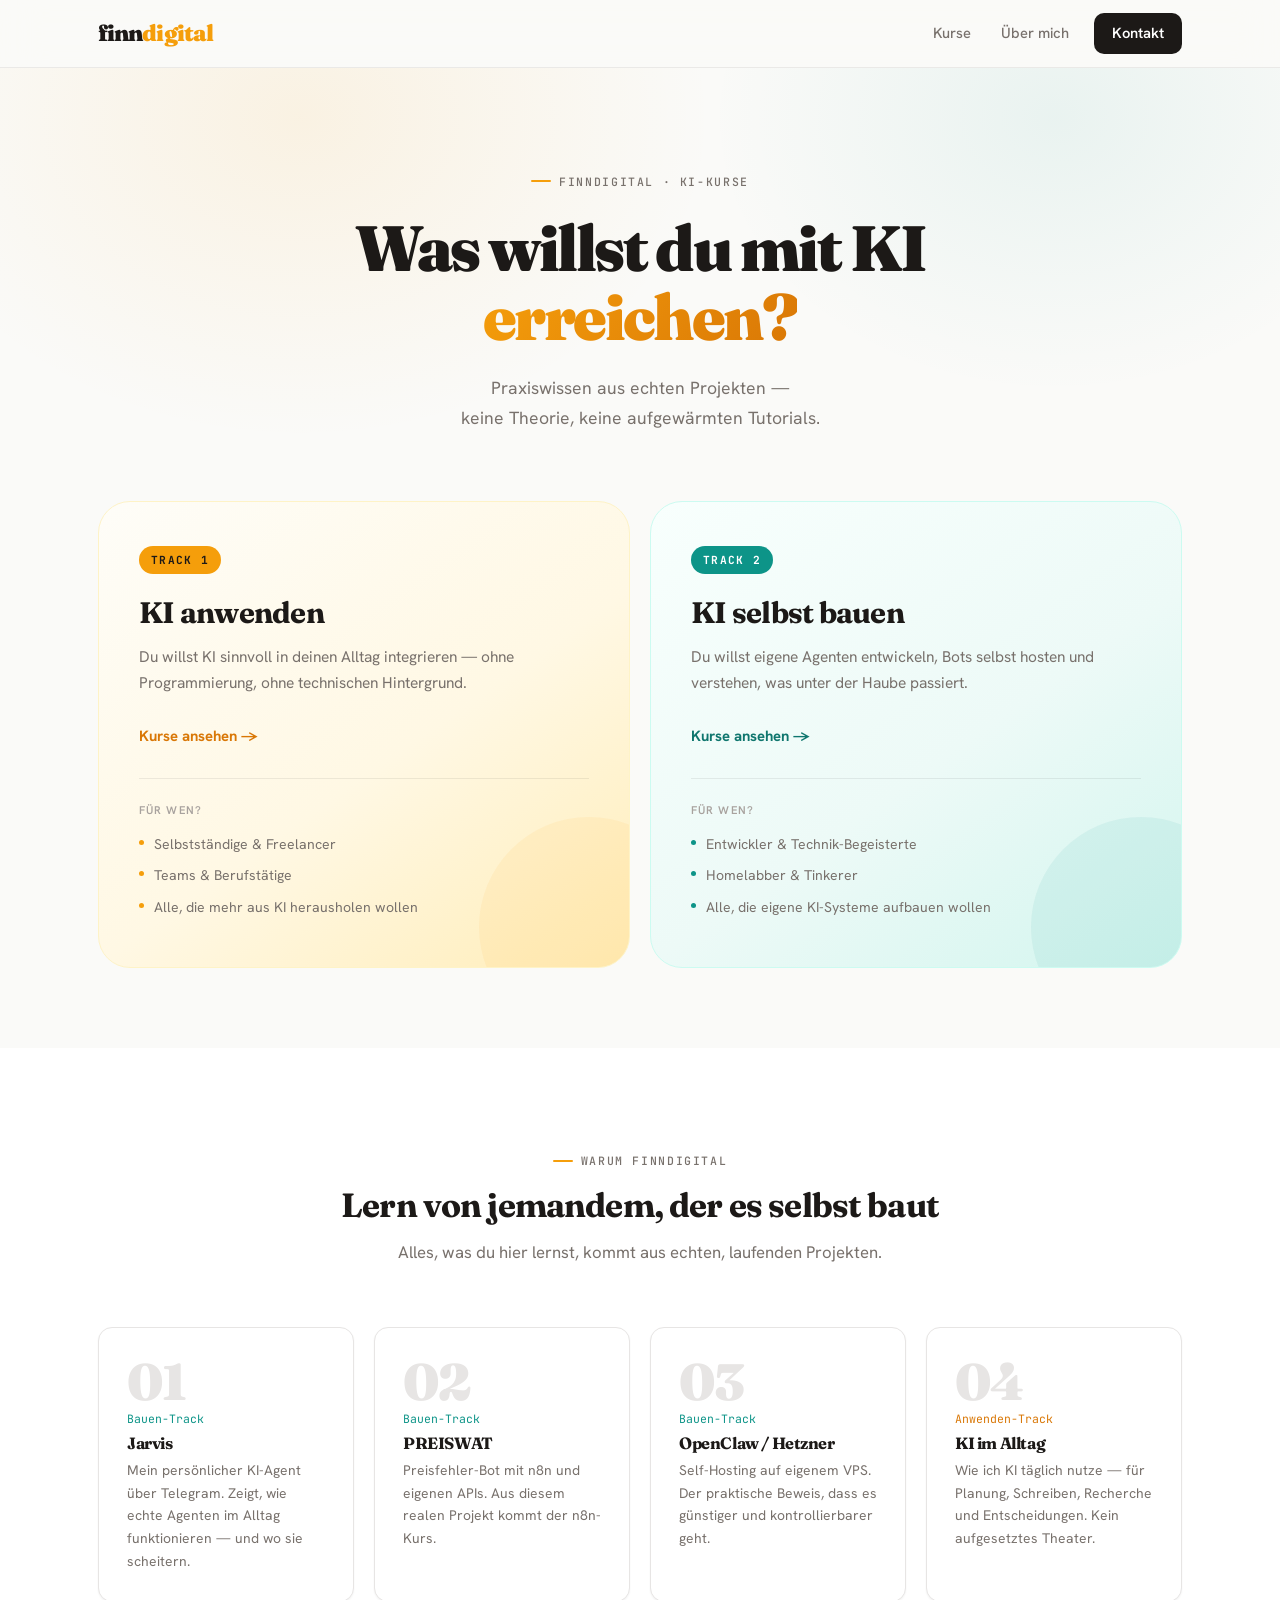
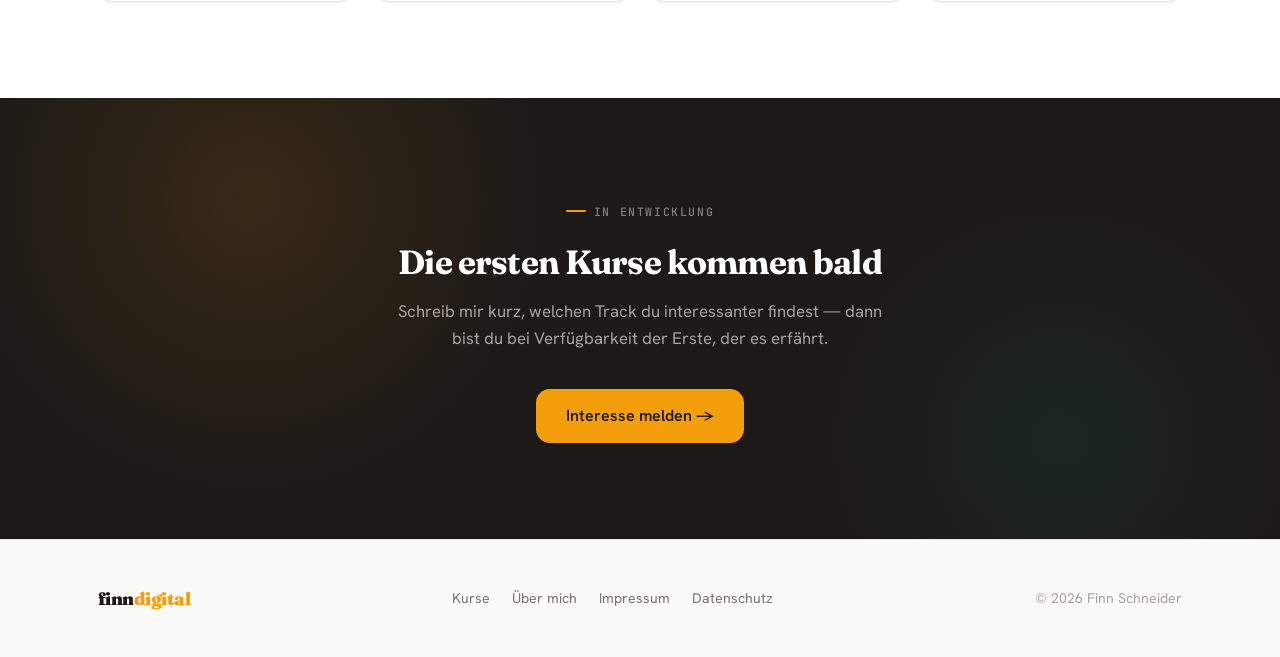
<file: index.html>
<!DOCTYPE html>
<html lang="de">
<head>
  <meta charset="UTF-8">
  <meta name="viewport" content="width=device-width, initial-scale=1.0">
  <title>finndigital — KI verstehen & anwenden</title>
  <meta name="description" content="Videokurse zu KI und Automatisierung. Zwei Tracks: KI im Alltag anwenden — oder eigene KI-Agenten bauen.">
  <link rel="icon" href="/favicon.svg" type="image/svg+xml">
  <meta property="og:title" content="finndigital — KI verstehen & anwenden">
  <meta property="og:description" content="Videokurse zu KI und Automatisierung. Zwei Tracks: KI im Alltag anwenden — oder eigene KI-Agenten bauen.">
  <meta property="og:type" content="website">
  <meta property="og:locale" content="de_DE">
  <!-- TODO vor Go-Live: Google Fonts selbst hosten (DSGVO) -->
  <link rel="preconnect" href="https://fonts.googleapis.com">
  <link rel="preconnect" href="https://fonts.gstatic.com" crossorigin>
  <link href="https://fonts.googleapis.com/css2?family=Fraunces:opsz,wght@9..144,400;9..144,700;9..144,900&family=Hanken+Grotesk:wght@400;500;600;700&family=JetBrains+Mono:wght@400;500&display=swap" rel="stylesheet">
  <link rel="stylesheet" href="styles.css">
</head>
<body>

  <nav class="nav" id="mainNav">
    <div class="container nav-inner">
      <a href="/" class="nav-logo">
        <span class="word-finn">finn</span><span class="word-digital">digital</span>
      </a>
      <div class="nav-links" id="navLinks">
        <a href="/kurse.html">Kurse</a>
        <a href="/ueber-mich.html">Über mich</a>
        <a href="mailto:finnschneider.de@gmail.com" class="nav-cta">Kontakt</a>
      </div>
      <button class="nav-burger" id="burger" aria-label="Menü öffnen" aria-expanded="false">
        <span></span><span></span><span></span>
      </button>
    </div>
  </nav>

  <main>

    <!-- ── Hero ── -->
    <section class="hero">
      <div class="container">
        <span class="overline">finndigital · KI-Kurse</span>
        <h1 class="display">
          Was willst du mit&nbsp;KI<br><em>erreichen?</em>
        </h1>
        <p class="subtitle">
          Praxiswissen aus echten Projekten —<br>keine Theorie, keine aufgewärmten Tutorials.
        </p>

        <div class="doors">

          <a href="/kurse.html#anwenden" class="door door-amber reveal">
            <span class="door-tag">Track 1</span>
            <h2>KI anwenden</h2>
            <p class="door-desc">
              Du willst KI sinnvoll in deinen Alltag integrieren —
              ohne Programmierung, ohne technischen Hintergrund.
            </p>
            <span class="door-link">Kurse ansehen →</span>
            <div class="door-list">
              <p class="door-list-label">Für wen?</p>
              <ul>
                <li>Selbstständige &amp; Freelancer</li>
                <li>Teams &amp; Berufstätige</li>
                <li>Alle, die mehr aus KI herausholen wollen</li>
              </ul>
            </div>
          </a>

          <a href="/kurse.html#bauen" class="door door-teal reveal">
            <span class="door-tag">Track 2</span>
            <h2>KI selbst bauen</h2>
            <p class="door-desc">
              Du willst eigene Agenten entwickeln, Bots selbst hosten und
              verstehen, was unter der Haube passiert.
            </p>
            <span class="door-link">Kurse ansehen →</span>
            <div class="door-list">
              <p class="door-list-label">Für wen?</p>
              <ul>
                <li>Entwickler &amp; Technik-Begeisterte</li>
                <li>Homelabber &amp; Tinkerer</li>
                <li>Alle, die eigene KI-Systeme aufbauen wollen</li>
              </ul>
            </div>
          </a>

        </div>
      </div>
    </section>

    <!-- ── Warum finndigital ── -->
    <section class="section" style="background: var(--white);">
      <div class="container">
        <div class="section-header">
          <span class="overline reveal">Warum finndigital</span>
          <h2 class="reveal">Lern von jemandem, der es selbst baut</h2>
          <p class="reveal">Alles, was du hier lernst, kommt aus echten, laufenden Projekten.</p>
        </div>

        <div class="projects-grid">
          <div class="project-card reveal">
            <span class="project-num">01</span>
            <span class="project-tag">Bauen-Track</span>
            <h4>Jarvis</h4>
            <p>Mein persönlicher KI-Agent über Telegram. Zeigt, wie echte Agenten im Alltag funktionieren — und wo sie scheitern.</p>
          </div>
          <div class="project-card reveal">
            <span class="project-num">02</span>
            <span class="project-tag">Bauen-Track</span>
            <h4>PREISWAT</h4>
            <p>Preisfehler-Bot mit n8n und eigenen APIs. Aus diesem realen Projekt kommt der n8n-Kurs.</p>
          </div>
          <div class="project-card reveal">
            <span class="project-num">03</span>
            <span class="project-tag">Bauen-Track</span>
            <h4>OpenClaw / Hetzner</h4>
            <p>Self-Hosting auf eigenem VPS. Der praktische Beweis, dass es günstiger und kontrollierbarer geht.</p>
          </div>
          <div class="project-card reveal">
            <span class="project-num">04</span>
            <span class="project-tag amber-tag">Anwenden-Track</span>
            <h4>KI im Alltag</h4>
            <p>Wie ich KI täglich nutze — für Planung, Schreiben, Recherche und Entscheidungen. Kein aufgesetztes Theater.</p>
          </div>
        </div>
      </div>
    </section>

    <!-- ── CTA (dark) ── -->
    <section class="section-dark">
      <div class="container">
        <span class="overline reveal">In Entwicklung</span>
        <h2 class="reveal">Die ersten Kurse kommen bald</h2>
        <p class="reveal">
          Schreib mir kurz, welchen Track du interessanter findest —
          dann bist du bei Verfügbarkeit der Erste, der es erfährt.
        </p>
        <a
          href="mailto:finnschneider.de@gmail.com?subject=finndigital%20%E2%80%94%20Kurs-Interesse"
          class="btn btn-amber btn-lg reveal"
        >
          Interesse melden →
        </a>
      </div>
    </section>

  </main>

  <footer>
    <div class="container footer-inner">
      <span class="footer-logo">
        <span class="word-finn">finn</span><span class="word-digital">digital</span>
      </span>
      <div class="footer-links">
        <a href="/kurse.html">Kurse</a>
        <a href="/ueber-mich.html">Über mich</a>
        <a href="/impressum.html">Impressum</a>
        <a href="/datenschutz.html">Datenschutz</a>
      </div>
      <span class="footer-copy">&copy; 2026 Finn Schneider</span>
    </div>
  </footer>

  <script src="main.js"></script>
</body>
</html>
</file>
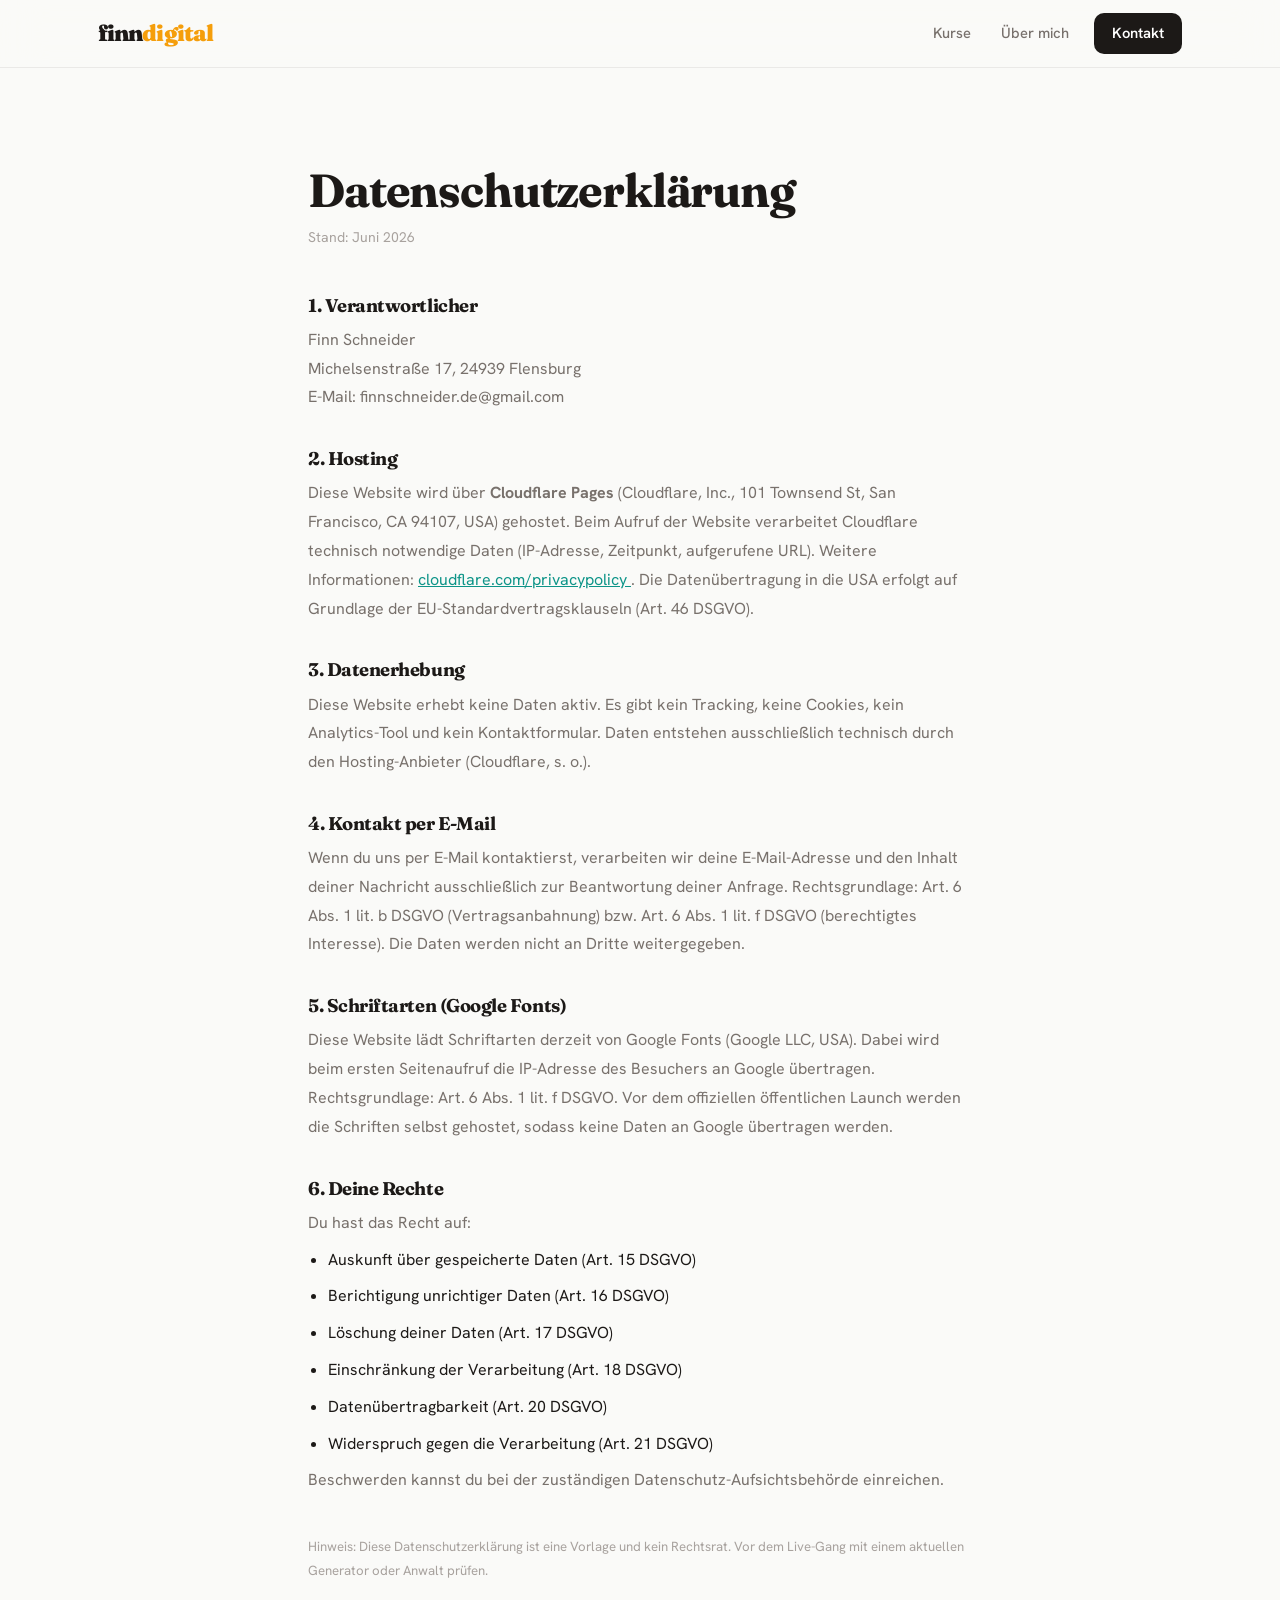
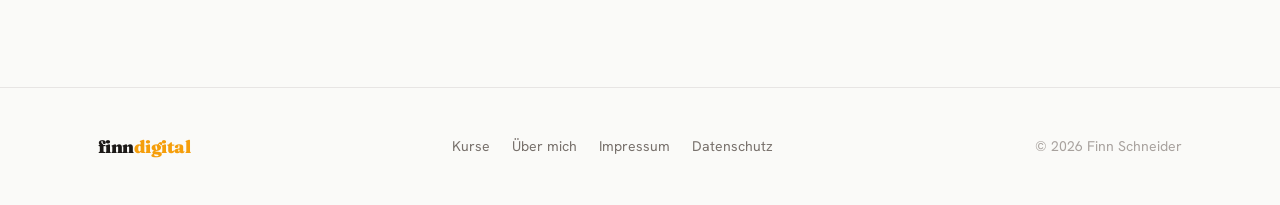
<file: datenschutz.html>
<!DOCTYPE html>
<html lang="de">
<head>
  <meta charset="UTF-8">
  <meta name="viewport" content="width=device-width, initial-scale=1.0">
  <title>Datenschutz — finndigital</title>
  <link rel="icon" href="/favicon.svg" type="image/svg+xml">
  <!-- TODO vor Go-Live: Google Fonts selbst hosten (DSGVO) -->
  <link rel="preconnect" href="https://fonts.googleapis.com">
  <link rel="preconnect" href="https://fonts.gstatic.com" crossorigin>
  <link href="https://fonts.googleapis.com/css2?family=Fraunces:opsz,wght@9..144,400;9..144,700;9..144,900&family=Hanken+Grotesk:wght@400;500;600;700&family=JetBrains+Mono:wght@400;500&display=swap" rel="stylesheet">
  <link rel="stylesheet" href="styles.css">
</head>
<body>

  <nav class="nav" id="mainNav">
    <div class="container nav-inner">
      <a href="/" class="nav-logo">
        <span class="word-finn">finn</span><span class="word-digital">digital</span>
      </a>
      <div class="nav-links" id="navLinks">
        <a href="/kurse.html">Kurse</a>
        <a href="/ueber-mich.html">Über mich</a>
        <a href="mailto:finnschneider.de@gmail.com" class="nav-cta">Kontakt</a>
      </div>
      <button class="nav-burger" id="burger" aria-label="Menü öffnen" aria-expanded="false">
        <span></span><span></span><span></span>
      </button>
    </div>
  </nav>

  <main>
    <section class="section">
      <div class="container legal" style="max-width: 720px;">

        <h1 style="margin-bottom: 8px;">Datenschutzerklärung</h1>
        <p style="color:var(--subtle); margin-bottom:44px; font-size:.88rem;">Stand: Juni 2026</p>

        <h2>1. Verantwortlicher</h2>
        <p>
          Finn Schneider<br>
          Michelsenstraße 17, 24939 Flensburg<br>
          E-Mail: finnschneider.de@gmail.com
        </p>

        <h2>2. Hosting</h2>
        <p>
          Diese Website wird über <strong>Cloudflare Pages</strong>
          (Cloudflare, Inc., 101 Townsend St, San Francisco, CA 94107, USA) gehostet.
          Beim Aufruf der Website verarbeitet Cloudflare technisch notwendige Daten
          (IP-Adresse, Zeitpunkt, aufgerufene URL).
          Weitere Informationen:
          <a href="https://www.cloudflare.com/privacypolicy/" target="_blank" rel="noopener">
            cloudflare.com/privacypolicy
          </a>.
          Die Datenübertragung in die USA erfolgt auf Grundlage der EU-Standardvertragsklauseln (Art. 46 DSGVO).
        </p>

        <h2>3. Datenerhebung</h2>
        <p>
          Diese Website erhebt keine Daten aktiv. Es gibt kein Tracking, keine Cookies,
          kein Analytics-Tool und kein Kontaktformular. Daten entstehen ausschließlich
          technisch durch den Hosting-Anbieter (Cloudflare, s. o.).
        </p>

        <h2>4. Kontakt per E-Mail</h2>
        <p>
          Wenn du uns per E-Mail kontaktierst, verarbeiten wir deine E-Mail-Adresse
          und den Inhalt deiner Nachricht ausschließlich zur Beantwortung deiner Anfrage.
          Rechtsgrundlage: Art. 6 Abs. 1 lit. b DSGVO (Vertragsanbahnung) bzw.
          Art. 6 Abs. 1 lit. f DSGVO (berechtigtes Interesse).
          Die Daten werden nicht an Dritte weitergegeben.
        </p>

        <h2>5. Schriftarten (Google Fonts)</h2>
        <p>
          Diese Website lädt Schriftarten derzeit von Google Fonts (Google LLC, USA).
          Dabei wird beim ersten Seitenaufruf die IP-Adresse des Besuchers an Google übertragen.
          Rechtsgrundlage: Art. 6 Abs. 1 lit. f DSGVO.
          Vor dem offiziellen öffentlichen Launch werden die Schriften selbst gehostet,
          sodass keine Daten an Google übertragen werden.
        </p>

        <h2>6. Deine Rechte</h2>
        <p>Du hast das Recht auf:</p>
        <ul>
          <li>Auskunft über gespeicherte Daten (Art. 15 DSGVO)</li>
          <li>Berichtigung unrichtiger Daten (Art. 16 DSGVO)</li>
          <li>Löschung deiner Daten (Art. 17 DSGVO)</li>
          <li>Einschränkung der Verarbeitung (Art. 18 DSGVO)</li>
          <li>Datenübertragbarkeit (Art. 20 DSGVO)</li>
          <li>Widerspruch gegen die Verarbeitung (Art. 21 DSGVO)</li>
        </ul>
        <p>
          Beschwerden kannst du bei der zuständigen Datenschutz-Aufsichtsbehörde einreichen.
        </p>

        <p style="margin-top:40px; font-size:.83rem; color:var(--subtle);">
          Hinweis: Diese Datenschutzerklärung ist eine Vorlage und kein Rechtsrat.
          Vor dem Live-Gang mit einem aktuellen Generator oder Anwalt prüfen.
        </p>

      </div>
    </section>
  </main>

  <footer>
    <div class="container footer-inner">
      <span class="footer-logo">
        <span class="word-finn">finn</span><span class="word-digital">digital</span>
      </span>
      <div class="footer-links">
        <a href="/kurse.html">Kurse</a>
        <a href="/ueber-mich.html">Über mich</a>
        <a href="/impressum.html">Impressum</a>
        <a href="/datenschutz.html">Datenschutz</a>
      </div>
      <span class="footer-copy">&copy; 2026 Finn Schneider</span>
    </div>
  </footer>

  <script src="main.js"></script>
</body>
</html>
</file>
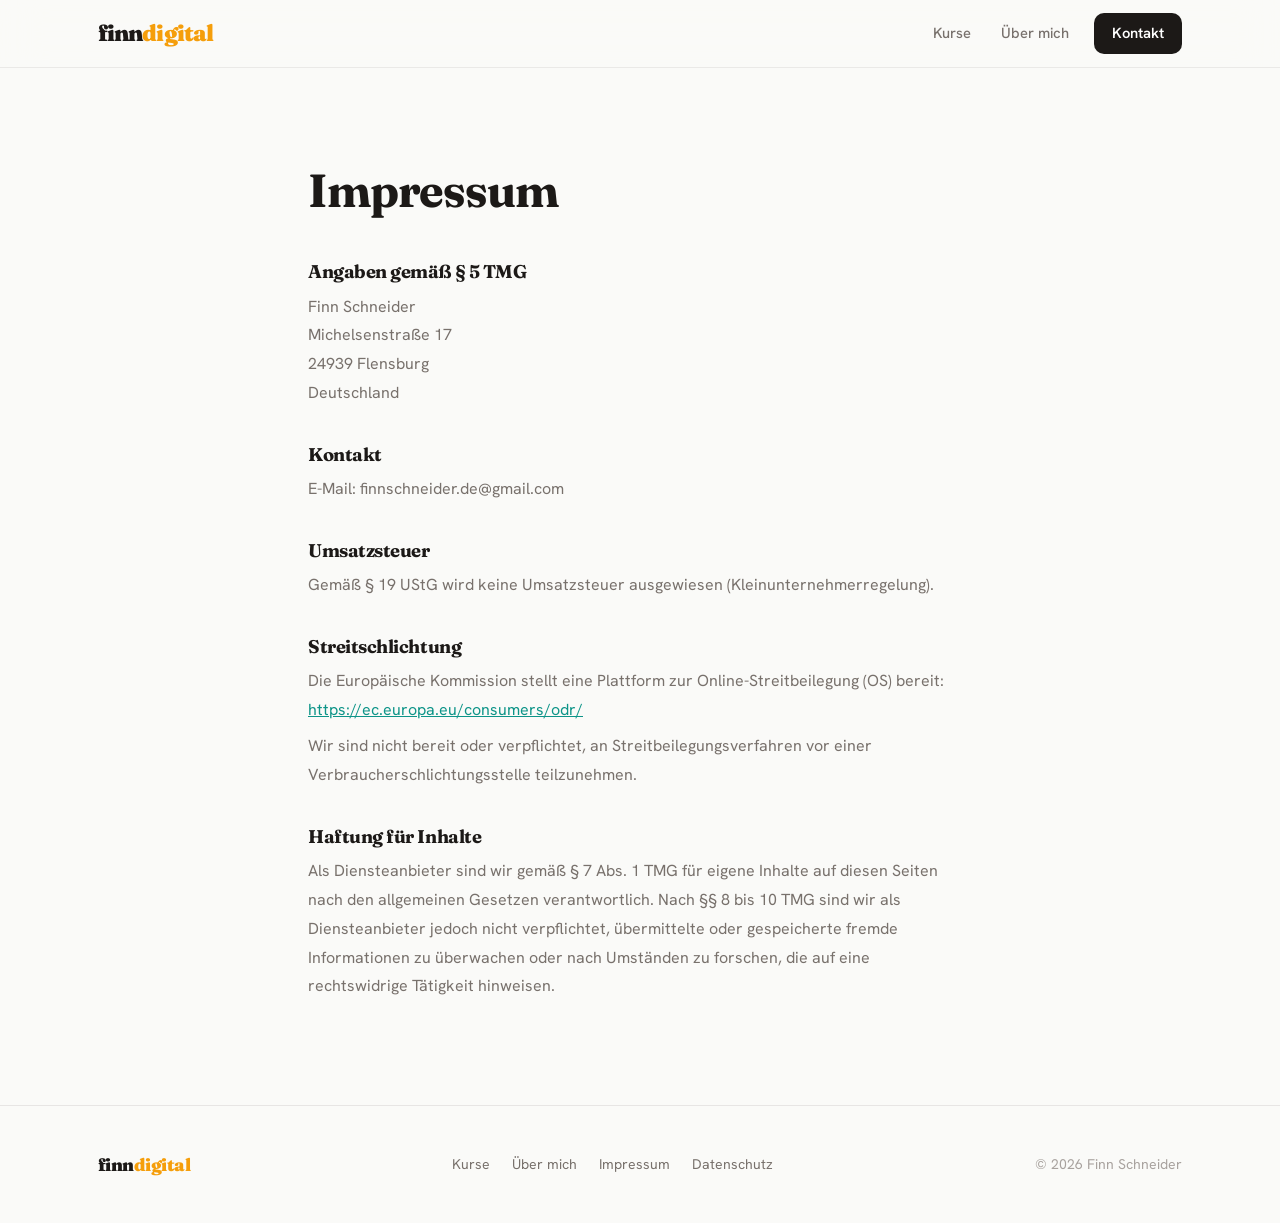
<file: impressum.html>
<!DOCTYPE html>
<html lang="de">
<head>
  <meta charset="UTF-8">
  <meta name="viewport" content="width=device-width, initial-scale=1.0">
  <title>Impressum — finndigital</title>
  <!-- TODO vor Go-Live: Google Fonts selbst hosten (DSGVO) -->
  <link rel="preconnect" href="https://fonts.googleapis.com">
  <link rel="preconnect" href="https://fonts.gstatic.com" crossorigin>
  <link href="https://fonts.googleapis.com/css2?family=Fraunces:opsz,wght@9..144,400;9..144,700;9..144,900&family=Hanken+Grotesk:wght@400;500;600;700&family=JetBrains+Mono:wght@400;500&display=swap" rel="stylesheet">
  <link rel="stylesheet" href="styles.css">
</head>
<body>

  <nav class="nav" id="mainNav">
    <div class="container nav-inner">
      <a href="/" class="nav-logo">
        <span class="word-finn">finn</span><span class="word-digital">digital</span>
      </a>
      <div class="nav-links" id="navLinks">
        <a href="/kurse.html">Kurse</a>
        <a href="/ueber-mich.html">Über mich</a>
        <a href="mailto:finnschneider.de@gmail.com" class="nav-cta">Kontakt</a>
      </div>
      <button class="nav-burger" id="burger" aria-label="Menü öffnen" aria-expanded="false">
        <span></span><span></span><span></span>
      </button>
    </div>
  </nav>

  <main>
    <section class="section">
      <div class="container legal" style="max-width: 720px;">

        <h1 style="margin-bottom: 44px;">Impressum</h1>

        <h2>Angaben gemäß § 5 TMG</h2>
        <p>
          Finn Schneider<br>
          Michelsenstraße 17<br>
          24939 Flensburg<br>
          Deutschland
        </p>

        <h2>Kontakt</h2>
        <p>E-Mail: finnschneider.de@gmail.com</p>

        <h2>Umsatzsteuer</h2>
        <p>
          Gemäß § 19 UStG wird keine Umsatzsteuer ausgewiesen (Kleinunternehmerregelung).
        </p>

        <h2>Streitschlichtung</h2>
        <p>
          Die Europäische Kommission stellt eine Plattform zur Online-Streitbeilegung (OS) bereit:
          <a href="https://ec.europa.eu/consumers/odr/" target="_blank" rel="noopener noreferrer">
            https://ec.europa.eu/consumers/odr/
          </a>
        </p>
        <p>
          Wir sind nicht bereit oder verpflichtet, an Streitbeilegungsverfahren vor einer
          Verbraucherschlichtungsstelle teilzunehmen.
        </p>

        <h2>Haftung für Inhalte</h2>
        <p>
          Als Diensteanbieter sind wir gemäß § 7 Abs. 1 TMG für eigene Inhalte auf diesen
          Seiten nach den allgemeinen Gesetzen verantwortlich. Nach §§ 8 bis 10 TMG sind wir
          als Diensteanbieter jedoch nicht verpflichtet, übermittelte oder gespeicherte fremde
          Informationen zu überwachen oder nach Umständen zu forschen, die auf eine
          rechtswidrige Tätigkeit hinweisen.
        </p>

      </div>
    </section>
  </main>

  <footer>
    <div class="container footer-inner">
      <span class="footer-logo">
        <span class="word-finn">finn</span><span class="word-digital">digital</span>
      </span>
      <div class="footer-links">
        <a href="/kurse.html">Kurse</a>
        <a href="/ueber-mich.html">Über mich</a>
        <a href="/impressum.html">Impressum</a>
        <a href="/datenschutz.html">Datenschutz</a>
      </div>
      <span class="footer-copy">&copy; 2026 Finn Schneider</span>
    </div>
  </footer>

  <script src="main.js"></script>
</body>
</html>
</file>
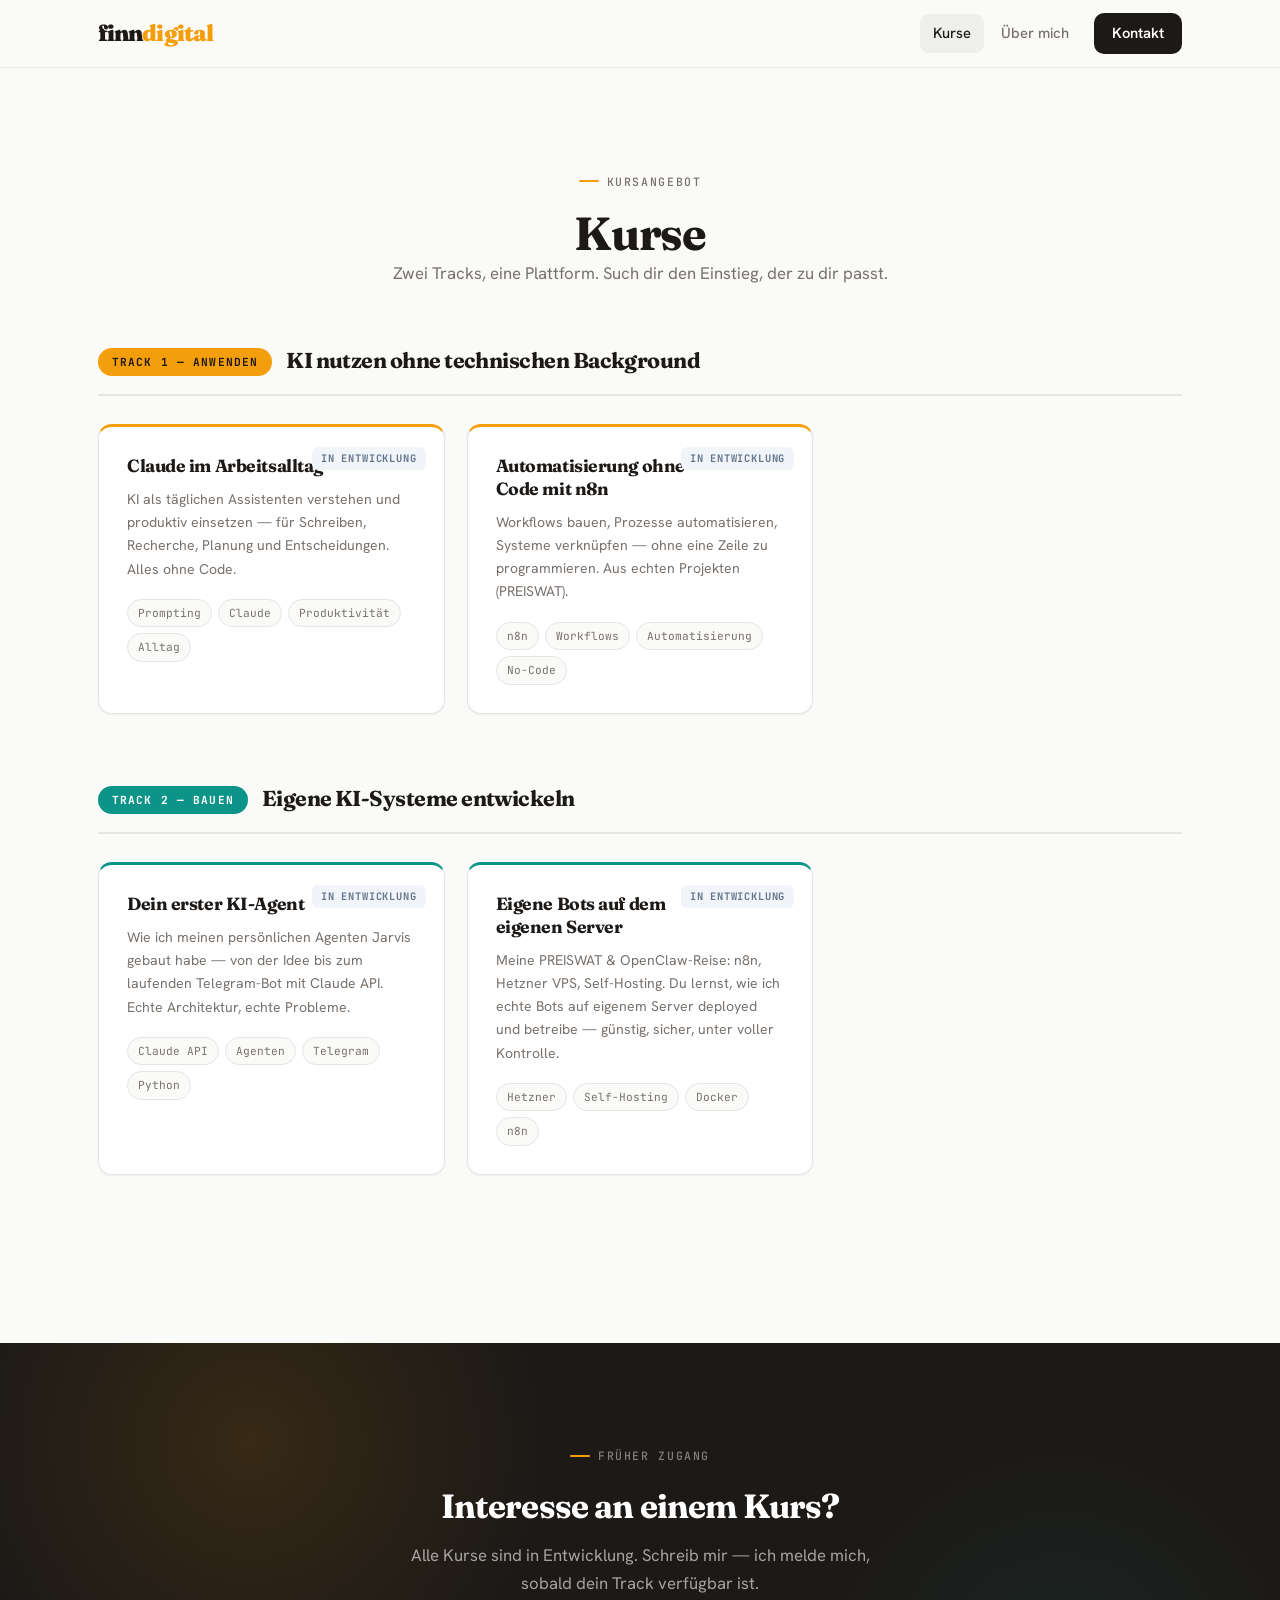
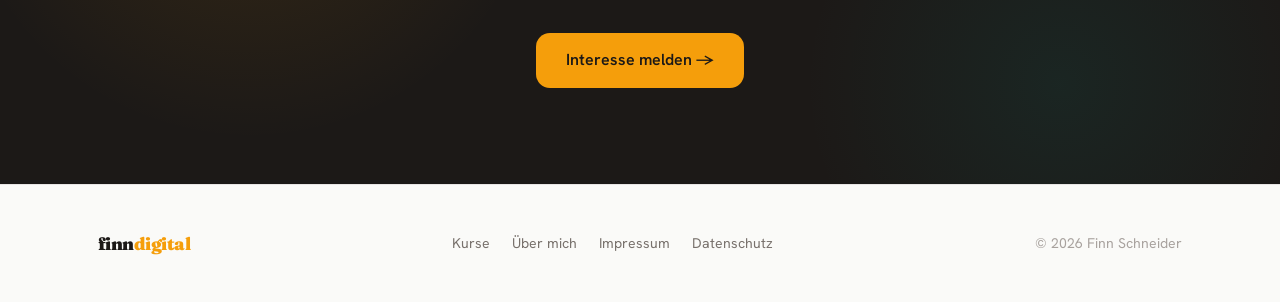
<file: kurse.html>
<!DOCTYPE html>
<html lang="de">
<head>
  <meta charset="UTF-8">
  <meta name="viewport" content="width=device-width, initial-scale=1.0">
  <title>Kurse — finndigital</title>
  <meta name="description" content="KI-Kurse in zwei Tracks: Anwenden (ohne Code) und Bauen (Agenten entwickeln, Self-Hosting).">
  <link rel="icon" href="/favicon.svg" type="image/svg+xml">
  <meta property="og:title" content="Kurse — finndigital">
  <meta property="og:description" content="KI-Kurse in zwei Tracks: Anwenden (ohne Code) und Bauen (Agenten entwickeln, Self-Hosting).">
  <meta property="og:type" content="website">
  <meta property="og:locale" content="de_DE">
  <!-- TODO vor Go-Live: Google Fonts selbst hosten (DSGVO) -->
  <link rel="preconnect" href="https://fonts.googleapis.com">
  <link rel="preconnect" href="https://fonts.gstatic.com" crossorigin>
  <link href="https://fonts.googleapis.com/css2?family=Fraunces:opsz,wght@9..144,400;9..144,700;9..144,900&family=Hanken+Grotesk:wght@400;500;600;700&family=JetBrains+Mono:wght@400;500&display=swap" rel="stylesheet">
  <link rel="stylesheet" href="styles.css">
</head>
<body>

  <nav class="nav" id="mainNav">
    <div class="container nav-inner">
      <a href="/" class="nav-logo">
        <span class="word-finn">finn</span><span class="word-digital">digital</span>
      </a>
      <div class="nav-links" id="navLinks">
        <a href="/kurse.html" class="active">Kurse</a>
        <a href="/ueber-mich.html">Über mich</a>
        <a href="mailto:finnschneider.de@gmail.com" class="nav-cta">Kontakt</a>
      </div>
      <button class="nav-burger" id="burger" aria-label="Menü öffnen" aria-expanded="false">
        <span></span><span></span><span></span>
      </button>
    </div>
  </nav>

  <main>
    <section class="section">
      <div class="container">

        <div class="section-header">
          <span class="overline reveal">Kursangebot</span>
          <h1 class="reveal">Kurse</h1>
          <p class="reveal">Zwei Tracks, eine Plattform. Such dir den Einstieg, der zu dir passt.</p>
        </div>

        <!-- ── Track: Anwenden ── -->
        <div class="track-section" id="anwenden">
          <div class="track-header reveal">
            <span class="track-badge amber">Track 1 — Anwenden</span>
            <h2>KI nutzen ohne technischen Background</h2>
          </div>

          <div class="courses-grid">
            <div class="course-card amber reveal">
              <span class="course-status">In Entwicklung</span>
              <h3>Claude im Arbeitsalltag</h3>
              <p>
                KI als täglichen Assistenten verstehen und produktiv einsetzen —
                für Schreiben, Recherche, Planung und Entscheidungen. Alles ohne Code.
              </p>
              <div class="course-topics">
                <span class="topic-tag">Prompting</span>
                <span class="topic-tag">Claude</span>
                <span class="topic-tag">Produktivität</span>
                <span class="topic-tag">Alltag</span>
              </div>
            </div>

            <div class="course-card amber reveal">
              <span class="course-status">In Entwicklung</span>
              <h3>Automatisierung ohne Code mit n8n</h3>
              <p>
                Workflows bauen, Prozesse automatisieren, Systeme verknüpfen —
                ohne eine Zeile zu programmieren. Aus echten Projekten (PREISWAT).
              </p>
              <div class="course-topics">
                <span class="topic-tag">n8n</span>
                <span class="topic-tag">Workflows</span>
                <span class="topic-tag">Automatisierung</span>
                <span class="topic-tag">No-Code</span>
              </div>
            </div>
          </div>
        </div>

        <!-- ── Track: Bauen ── -->
        <div class="track-section" id="bauen">
          <div class="track-header reveal">
            <span class="track-badge teal">Track 2 — Bauen</span>
            <h2>Eigene KI-Systeme entwickeln</h2>
          </div>

          <div class="courses-grid">
            <div class="course-card teal reveal">
              <span class="course-status">In Entwicklung</span>
              <h3>Dein erster KI-Agent</h3>
              <p>
                Wie ich meinen persönlichen Agenten Jarvis gebaut habe —
                von der Idee bis zum laufenden Telegram-Bot mit Claude API.
                Echte Architektur, echte Probleme.
              </p>
              <div class="course-topics">
                <span class="topic-tag">Claude API</span>
                <span class="topic-tag">Agenten</span>
                <span class="topic-tag">Telegram</span>
                <span class="topic-tag">Python</span>
              </div>
            </div>

            <div class="course-card teal reveal">
              <span class="course-status">In Entwicklung</span>
              <h3>Eigene Bots auf dem eigenen Server</h3>
              <p>
                Meine PREISWAT &amp; OpenClaw-Reise: n8n, Hetzner VPS, Self-Hosting.
                Du lernst, wie ich echte Bots auf eigenem Server deployed und
                betreibe — günstig, sicher, unter voller Kontrolle.
              </p>
              <div class="course-topics">
                <span class="topic-tag">Hetzner</span>
                <span class="topic-tag">Self-Hosting</span>
                <span class="topic-tag">Docker</span>
                <span class="topic-tag">n8n</span>
              </div>
            </div>
          </div>
        </div>

      </div>
    </section>

    <!-- ── CTA ── -->
    <section class="section-dark">
      <div class="container">
        <span class="overline reveal">Früher Zugang</span>
        <h2 class="reveal">Interesse an einem Kurs?</h2>
        <p class="reveal">
          Alle Kurse sind in Entwicklung. Schreib mir — ich melde mich,
          sobald dein Track verfügbar ist.
        </p>
        <a
          href="mailto:finnschneider.de@gmail.com?subject=finndigital%20%E2%80%94%20Kurs-Interesse"
          class="btn btn-amber btn-lg reveal"
        >
          Interesse melden →
        </a>
      </div>
    </section>

  </main>

  <footer>
    <div class="container footer-inner">
      <span class="footer-logo">
        <span class="word-finn">finn</span><span class="word-digital">digital</span>
      </span>
      <div class="footer-links">
        <a href="/kurse.html">Kurse</a>
        <a href="/ueber-mich.html">Über mich</a>
        <a href="/impressum.html">Impressum</a>
        <a href="/datenschutz.html">Datenschutz</a>
      </div>
      <span class="footer-copy">&copy; 2026 Finn Schneider</span>
    </div>
  </footer>

  <script src="main.js"></script>
</body>
</html>
</file>
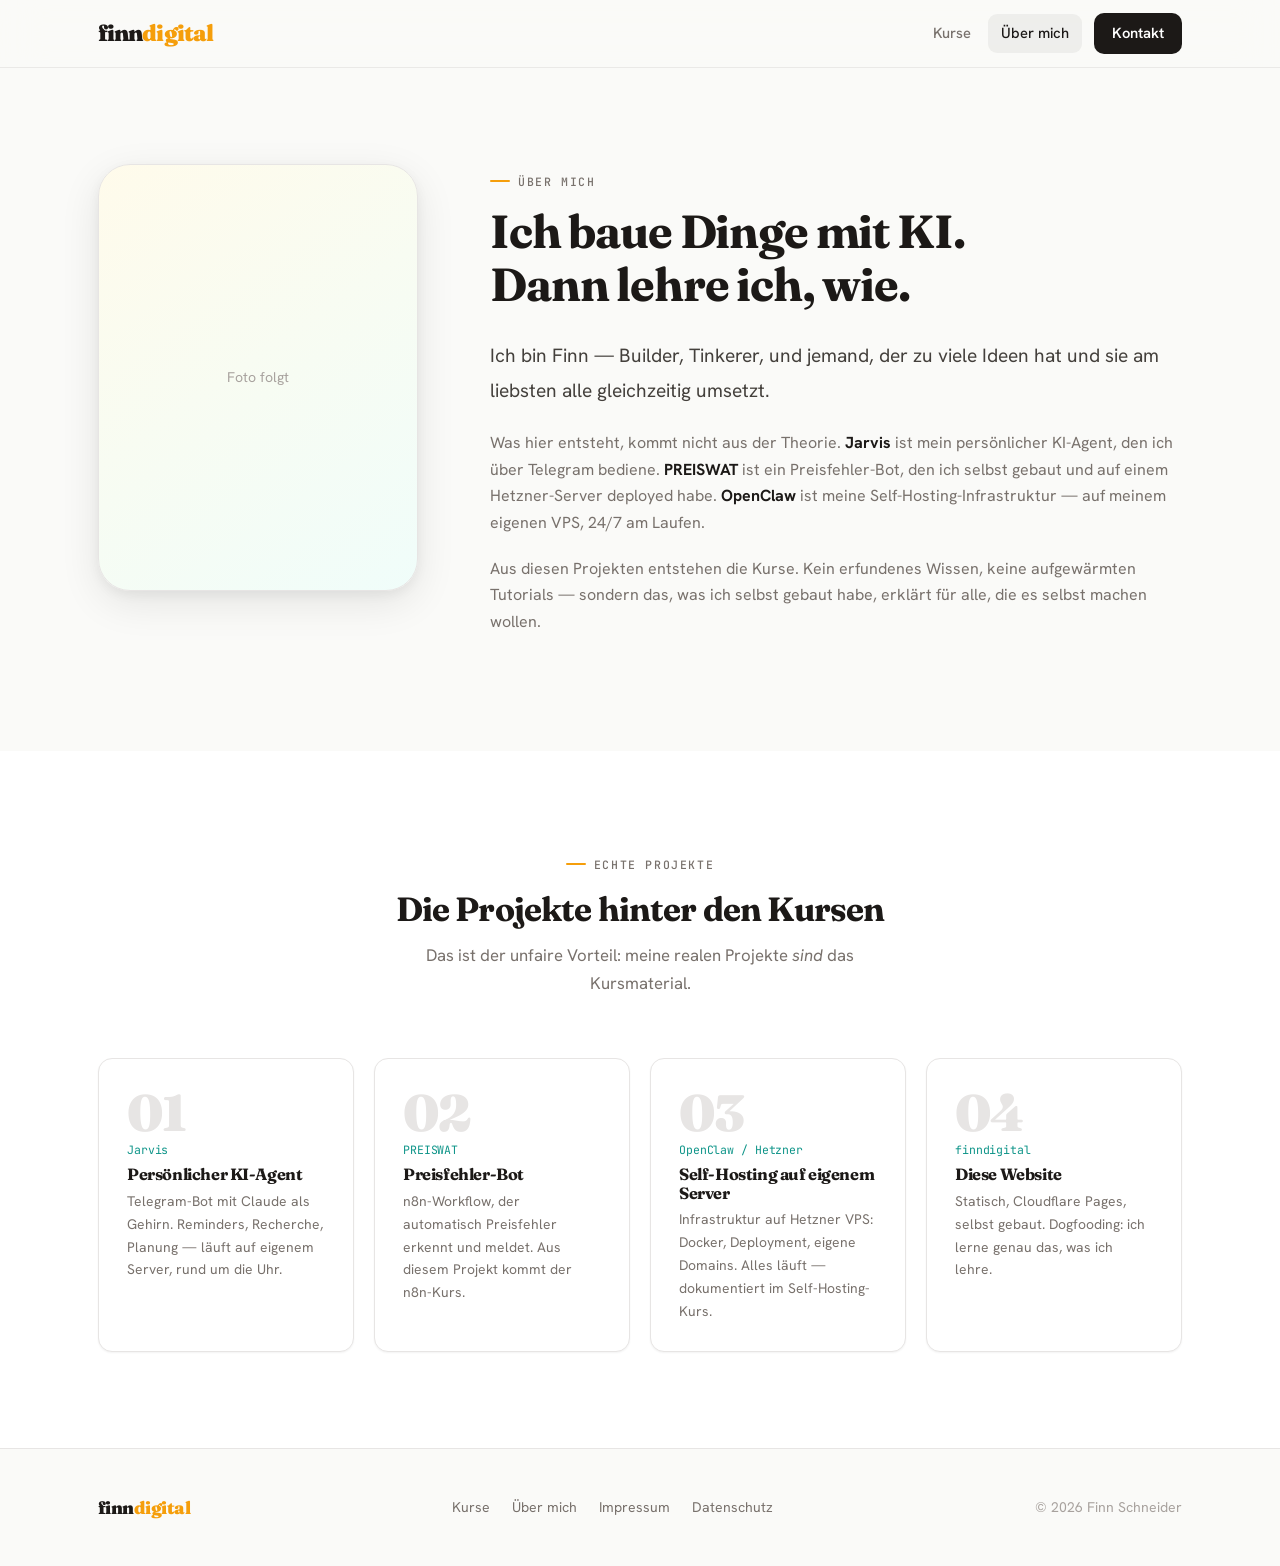
<file: ueber-mich.html>
<!DOCTYPE html>
<html lang="de">
<head>
  <meta charset="UTF-8">
  <meta name="viewport" content="width=device-width, initial-scale=1.0">
  <title>Über mich — finndigital</title>
  <meta name="description" content="Finn Schneider — Builder, Tinkerer, KI-Praktiker. Wer hinter finndigital steckt.">
  <link rel="icon" href="/favicon.svg" type="image/svg+xml">
  <meta property="og:title" content="Über mich — finndigital">
  <meta property="og:description" content="Finn Schneider — Builder, Tinkerer, KI-Praktiker. Wer hinter finndigital steckt.">
  <meta property="og:type" content="website">
  <meta property="og:locale" content="de_DE">
  <!-- TODO vor Go-Live: Google Fonts selbst hosten (DSGVO) -->
  <link rel="preconnect" href="https://fonts.googleapis.com">
  <link rel="preconnect" href="https://fonts.gstatic.com" crossorigin>
  <link href="https://fonts.googleapis.com/css2?family=Fraunces:opsz,wght@9..144,400;9..144,700;9..144,900&family=Hanken+Grotesk:wght@400;500;600;700&family=JetBrains+Mono:wght@400;500&display=swap" rel="stylesheet">
  <link rel="stylesheet" href="styles.css">
</head>
<body>

  <nav class="nav" id="mainNav">
    <div class="container nav-inner">
      <a href="/" class="nav-logo">
        <span class="word-finn">finn</span><span class="word-digital">digital</span>
      </a>
      <div class="nav-links" id="navLinks">
        <a href="/kurse.html">Kurse</a>
        <a href="/ueber-mich.html" class="active">Über mich</a>
        <a href="mailto:finnschneider.de@gmail.com" class="nav-cta">Kontakt</a>
      </div>
      <button class="nav-burger" id="burger" aria-label="Menü öffnen" aria-expanded="false">
        <span></span><span></span><span></span>
      </button>
    </div>
  </nav>

  <main>

    <!-- ── Intro ── -->
    <section class="section">
      <div class="container">
        <div class="about-grid">

          <div class="about-photo reveal">
            <!-- Foto einfügen: <img src="foto.jpg" alt="Finn Schneider"> -->
            <span>Foto folgt</span>
          </div>

          <div>
            <span class="overline reveal">Über mich</span>
            <h1 class="reveal" style="margin: 14px 0 28px;">
              Ich baue Dinge mit KI.<br>Dann lehre ich, wie.
            </h1>
            <p class="about-lead reveal">
              Ich bin Finn — Builder, Tinkerer, und jemand, der zu viele
              Ideen hat und sie am liebsten alle gleichzeitig umsetzt.
            </p>
            <p class="about-body reveal">
              Was hier entsteht, kommt nicht aus der Theorie.
              <strong style="color:var(--text);">Jarvis</strong> ist mein persönlicher KI-Agent,
              den ich über Telegram bediene.
              <strong style="color:var(--text);">PREISWAT</strong> ist ein Preisfehler-Bot,
              den ich selbst gebaut und auf einem Hetzner-Server deployed habe.
              <strong style="color:var(--text);">OpenClaw</strong> ist meine Self-Hosting-Infrastruktur —
              auf meinem eigenen VPS, 24/7 am Laufen.
            </p>
            <p class="about-body reveal">
              Aus diesen Projekten entstehen die Kurse. Kein erfundenes Wissen,
              keine aufgewärmten Tutorials — sondern das, was ich selbst gebaut habe,
              erklärt für alle, die es selbst machen wollen.
            </p>
            <!-- LinkedIn-Link: vor Go-Live einsetzen -->
            <!-- <a href="https://linkedin.com/in/..." class="btn btn-ghost reveal" target="_blank" rel="noopener" style="margin-top:8px;">LinkedIn →</a> -->
          </div>

        </div>
      </div>
    </section>

    <!-- ── Projekte ── -->
    <section class="section" style="background: var(--white);">
      <div class="container">
        <div class="section-header">
          <span class="overline reveal">Echte Projekte</span>
          <h2 class="reveal">Die Projekte hinter den Kursen</h2>
          <p class="reveal">
            Das ist der unfaire Vorteil: meine realen Projekte <em>sind</em> das Kursmaterial.
          </p>
        </div>

        <div class="projects-grid">
          <div class="project-card reveal">
            <span class="project-num">01</span>
            <span class="project-tag mono">Jarvis</span>
            <h4>Persönlicher KI-Agent</h4>
            <p>Telegram-Bot mit Claude als Gehirn. Reminders, Recherche, Planung — läuft auf eigenem Server, rund um die Uhr.</p>
          </div>
          <div class="project-card reveal">
            <span class="project-num">02</span>
            <span class="project-tag mono">PREISWAT</span>
            <h4>Preisfehler-Bot</h4>
            <p>n8n-Workflow, der automatisch Preisfehler erkennt und meldet. Aus diesem Projekt kommt der n8n-Kurs.</p>
          </div>
          <div class="project-card reveal">
            <span class="project-num">03</span>
            <span class="project-tag mono">OpenClaw / Hetzner</span>
            <h4>Self-Hosting auf eigenem Server</h4>
            <p>Infrastruktur auf Hetzner VPS: Docker, Deployment, eigene Domains. Alles läuft — dokumentiert im Self-Hosting-Kurs.</p>
          </div>
          <div class="project-card reveal">
            <span class="project-num">04</span>
            <span class="project-tag mono">finndigital</span>
            <h4>Diese Website</h4>
            <p>Statisch, Cloudflare Pages, selbst gebaut. Dogfooding: ich lerne genau das, was ich lehre.</p>
          </div>
        </div>
      </div>
    </section>

  </main>

  <footer>
    <div class="container footer-inner">
      <span class="footer-logo">
        <span class="word-finn">finn</span><span class="word-digital">digital</span>
      </span>
      <div class="footer-links">
        <a href="/kurse.html">Kurse</a>
        <a href="/ueber-mich.html">Über mich</a>
        <a href="/impressum.html">Impressum</a>
        <a href="/datenschutz.html">Datenschutz</a>
      </div>
      <span class="footer-copy">&copy; 2026 Finn Schneider</span>
    </div>
  </footer>

  <script src="main.js"></script>
</body>
</html>
</file>
<file: styles.css>
/* ─────────────────────────────────────────
   finndigital — Design System
   ───────────────────────────────────────── */

/* ── Reset ── */
*, *::before, *::after { box-sizing: border-box; margin: 0; padding: 0; }
html {
  scroll-behavior: smooth;
  scroll-padding-top: calc(var(--nav-h) + 16px);
  -webkit-text-size-adjust: 100%;
}

/* Selection */
::selection    { background: var(--amber); color: #1C1917; }
::-moz-selection { background: var(--amber); color: #1C1917; }

/* Focus visible */
:focus-visible {
  outline: 2px solid var(--amber);
  outline-offset: 3px;
  border-radius: 4px;
}
img  { max-width: 100%; display: block; }
a    { color: inherit; text-decoration: none; }
button { font-family: inherit; }

/* ── Tokens ── */
:root {
  --amber:       #F59E0B;
  --amber-600:   #D97706;
  --amber-100:   #FEF3C7;
  --amber-50:    #FFFBEB;
  --teal:        #0D9488;
  --teal-700:    #0F766E;
  --teal-100:    #CCFBF1;
  --teal-50:     #F0FDFA;

  --bg:          #FAFAF8;
  --white:       #FFFFFF;
  --dark:        #1C1917;
  --dark-2:      #292524;
  --text:        #1C1917;
  --text-2:      #44403C;
  --muted:       #78716C;
  --subtle:      #A8A29E;
  --border:      #E7E5E4;
  --border-mid:  #D6D3D1;

  --sh-xs: 0 1px 2px rgba(0,0,0,.05);
  --sh-sm: 0 2px 8px rgba(0,0,0,.06), 0 1px 2px rgba(0,0,0,.04);
  --sh:    0 4px 20px rgba(0,0,0,.07), 0 2px 6px rgba(0,0,0,.04);
  --sh-lg: 0 12px 40px rgba(0,0,0,.09), 0 4px 12px rgba(0,0,0,.05);
  --sh-xl: 0 24px 64px rgba(0,0,0,.10), 0 8px 20px rgba(0,0,0,.06);

  --r-sm: 8px;
  --r:    14px;
  --r-lg: 22px;
  --r-xl: 32px;

  --nav-h: 68px;
  --max-w: 1140px;
}

/* ── Base typography ── */
body {
  font-family: 'Hanken Grotesk', system-ui, -apple-system, sans-serif;
  background: var(--bg);
  color: var(--text);
  line-height: 1.65;
  font-size: 16px;
  -webkit-font-smoothing: antialiased;
  -moz-osx-font-smoothing: grayscale;
}

h1, h2, h3, h4 {
  font-family: 'Fraunces', Georgia, serif;
  line-height: 1.15;
  letter-spacing: -.025em;
  font-weight: 700;
  color: var(--text);
}

p { color: var(--muted); }

.display {
  font-size: clamp(2.4rem, 5.5vw, 4rem);
  font-weight: 900;
  letter-spacing: -.04em;
  line-height: 1.08;
  font-optical-sizing: auto;
}
.section-white { background: var(--white); }
h1 { font-size: clamp(1.9rem, 4vw, 2.9rem); }
h2 { font-size: clamp(1.45rem, 3vw, 2.1rem); }
h3 { font-size: clamp(1.05rem, 2vw, 1.3rem); }

.mono {
  font-family: 'JetBrains Mono', 'Fira Code', Consolas, monospace;
  font-size: .85em;
  letter-spacing: -.01em;
}

/* ── Layout ── */
.container { max-width: var(--max-w); margin: 0 auto; padding: 0 28px; }
.section   { padding: 96px 0; }

/* ── Navigation ── */
.nav {
  position: sticky; top: 0; z-index: 100;
  height: var(--nav-h);
  background: rgba(250,250,248,.88);
  backdrop-filter: blur(20px) saturate(1.4);
  -webkit-backdrop-filter: blur(20px) saturate(1.4);
  border-bottom: 1px solid rgba(231,229,228,.8);
  transition: box-shadow .3s;
}
.nav.scrolled { box-shadow: var(--sh-sm); }

.nav-inner {
  display: flex; align-items: center;
  justify-content: space-between; height: 100%;
}

.nav-logo {
  font-family: 'Fraunces', serif;
  font-size: 1.42rem; font-weight: 900; letter-spacing: -.04em;
}
.nav-logo .word-finn    { color: var(--text); }
.nav-logo .word-digital { color: var(--amber); }

.nav-links { display: flex; gap: 4px; align-items: center; }
.nav-links a {
  font-size: .92rem; font-weight: 500; color: var(--muted);
  padding: 7px 13px; border-radius: 9px;
  transition: color .2s, background .2s;
}
.nav-links a:hover,
.nav-links a.active {
  color: var(--text); background: rgba(28,25,23,.05);
}
.nav-links .nav-cta {
  background: var(--dark) !important; color: var(--white) !important;
  padding: 8px 18px; margin-left: 8px; border-radius: 10px;
  font-weight: 600 !important;
  transition: transform .2s, background .2s, box-shadow .2s !important;
}
.nav-links .nav-cta:hover {
  background: var(--dark-2) !important;
  transform: translateY(-1px);
  box-shadow: var(--sh-sm);
}

.nav-burger {
  display: none; cursor: pointer;
  padding: 8px; border: none; background: none; border-radius: 8px;
}
.nav-burger span {
  display: block; width: 22px; height: 2px;
  background: var(--text); margin: 5px 0;
  transition: .25s ease; border-radius: 2px;
}
.nav-burger.open span:nth-child(1) { transform: translateY(7px) rotate(45deg); }
.nav-burger.open span:nth-child(2) { opacity: 0; transform: scaleX(0); }
.nav-burger.open span:nth-child(3) { transform: translateY(-7px) rotate(-45deg); }

/* ── Buttons ── */
.btn {
  display: inline-flex; align-items: center; gap: 8px;
  padding: 12px 24px; border-radius: 12px;
  font-weight: 600; font-size: .95rem; cursor: pointer;
  border: none; transition: transform .2s ease, box-shadow .2s ease, background .15s;
  text-decoration: none; white-space: nowrap; font-family: inherit;
}
.btn:hover { transform: translateY(-2px); }

.btn-lg { padding: 14px 30px; font-size: 1rem; border-radius: 14px; }

.btn-amber { background: var(--amber); color: #1C1917; }
.btn-amber:hover {
  background: var(--amber-600);
  box-shadow: 0 8px 28px rgba(245,158,11,.35);
}

.btn-teal  { background: var(--teal); color: white; }
.btn-teal:hover {
  background: var(--teal-700);
  box-shadow: 0 8px 28px rgba(13,148,136,.30);
}

.btn-ghost {
  background: transparent; border: 1.5px solid var(--border-mid); color: var(--text);
}
.btn-ghost:hover { border-color: var(--text); box-shadow: var(--sh-sm); }

/* ── Overline ── */
.overline {
  display: inline-flex; align-items: center; gap: 8px;
  font-family: 'JetBrains Mono', monospace;
  font-size: .72rem; font-weight: 500; letter-spacing: .14em;
  text-transform: uppercase; color: var(--muted);
}
.overline::before {
  content: ''; display: inline-block;
  width: 20px; height: 2px; border-radius: 2px;
  background: var(--amber); flex-shrink: 0;
}

/* ── Hero ── */
.hero {
  padding: 96px 0 80px;
  text-align: center;
  position: relative; overflow: hidden;
}
/* Subtle ambient gradient blobs */
.hero::before, .hero::after {
  content: ''; position: absolute; border-radius: 50%;
  pointer-events: none; z-index: 0;
}
.hero::before {
  width: 900px; height: 700px;
  top: -300px; left: -150px;
  background: radial-gradient(ellipse, rgba(245,158,11,.09) 0%, transparent 65%);
}
.hero::after {
  width: 750px; height: 600px;
  top: -250px; right: -150px;
  background: radial-gradient(ellipse, rgba(13,148,136,.07) 0%, transparent 65%);
}
.hero > .container { position: relative; z-index: 1; }

.hero .overline    { justify-content: center; margin-bottom: 22px; }
.hero h1.display   { margin: 0 auto 22px; max-width: 760px; }
.hero h1.display em {
  font-style: normal;
  background: linear-gradient(125deg, var(--amber) 0%, var(--amber-600) 100%);
  -webkit-background-clip: text;
  -webkit-text-fill-color: transparent;
  background-clip: text;
}
.hero .subtitle {
  font-size: 1.1rem; color: var(--muted);
  max-width: 490px; margin: 0 auto 68px; line-height: 1.7;
}

/* ── Two Doors ── */
.doors {
  display: grid; grid-template-columns: 1fr 1fr;
  gap: 20px; text-align: left;
}

.door {
  position: relative; overflow: hidden;
  border-radius: var(--r-xl); padding: 44px 40px;
  border: 1.5px solid transparent;
  transition: transform .35s cubic-bezier(.34,1.26,.64,1), box-shadow .3s, border-color .3s;
  text-decoration: none; color: inherit; display: block; cursor: pointer;
}
.door:hover { transform: translateY(-7px); }

/* Decorative circle blob */
.door::before {
  content: ''; position: absolute;
  width: 220px; height: 220px;
  bottom: -70px; right: -70px; border-radius: 50%;
  transition: opacity .35s, transform .35s;
  opacity: .07; pointer-events: none;
}

.door-amber {
  background: linear-gradient(145deg, #FEFDF8 0%, #FFF8E4 55%, #FFEDB8 100%);
  border-color: var(--amber-100);
}
.door-amber::before { background: var(--amber); }
.door-amber:hover {
  border-color: var(--amber);
  box-shadow: 0 24px 64px rgba(245,158,11,.18), 0 8px 20px rgba(0,0,0,.07);
}
.door-amber:hover::before { opacity: .16; transform: scale(1.1); }

.door-teal {
  background: linear-gradient(145deg, #F8FFFD 0%, #EDFAF7 55%, #D2F5EE 100%);
  border-color: var(--teal-100);
}
.door-teal::before { background: var(--teal); }
.door-teal:hover {
  border-color: var(--teal);
  box-shadow: 0 24px 64px rgba(13,148,136,.15), 0 8px 20px rgba(0,0,0,.07);
}
.door-teal:hover::before { opacity: .16; transform: scale(1.1); }

.door-tag {
  display: inline-flex; align-items: center; gap: 6px;
  font-size: .7rem; font-weight: 700; letter-spacing: .12em;
  text-transform: uppercase; padding: 5px 12px; border-radius: 20px;
  margin-bottom: 22px; font-family: 'JetBrains Mono', monospace;
}
.door-amber .door-tag { background: var(--amber);  color: #1C1917; }
.door-teal  .door-tag { background: var(--teal);   color: white; }

.door h2 {
  font-size: clamp(1.5rem, 2.5vw, 1.85rem);
  margin-bottom: 14px; color: var(--text);
}
.door .door-desc {
  color: var(--muted); margin-bottom: 28px;
  line-height: 1.65; font-size: .97rem;
}

.door-link {
  display: inline-flex; align-items: center; gap: 8px;
  font-weight: 700; font-size: .93rem;
  transition: gap .25s ease;
}
.door-amber .door-link { color: var(--amber-600); }
.door-teal  .door-link { color: var(--teal-700); }
.door:hover .door-link { gap: 14px; }

.door-list {
  margin-top: 28px; padding-top: 22px;
  border-top: 1px solid rgba(0,0,0,.07);
}
.door-list-label {
  font-size: .7rem; font-weight: 600; color: var(--subtle);
  text-transform: uppercase; letter-spacing: .1em; margin-bottom: 10px;
}
.door-list ul { list-style: none; }
.door-list li {
  font-size: .88rem; padding: 4px 0; color: var(--muted);
  display: flex; gap: 10px; align-items: flex-start;
}
.door-list li::before {
  content: ''; display: inline-block;
  width: 5px; height: 5px; border-radius: 50%; margin-top: 7px; flex-shrink: 0;
}
.door-amber .door-list li::before { background: var(--amber); }
.door-teal  .door-list li::before { background: var(--teal); }

/* ── Section header ── */
.section-header { text-align: center; margin-bottom: 60px; }
.section-header .overline  { justify-content: center; margin-bottom: 16px; }
.section-header h2 { margin-bottom: 14px; }
.section-header p  { font-size: 1.05rem; max-width: 500px; margin: 0 auto; }

/* ── Project cards (numbered) ── */
.projects-grid {
  display: grid;
  grid-template-columns: repeat(auto-fill, minmax(250px, 1fr));
  gap: 20px;
}
.project-card {
  background: white; border: 1px solid var(--border);
  border-radius: var(--r); padding: 28px; box-shadow: var(--sh-xs);
  transition: transform .25s ease, box-shadow .25s, border-color .25s;
  position: relative; overflow: hidden;
}
.project-card:hover {
  transform: translateY(-4px); box-shadow: var(--sh-lg);
  border-color: var(--border-mid);
}
.project-num {
  font-family: 'Fraunces', serif; font-weight: 900;
  font-size: 3.2rem; line-height: 1; letter-spacing: -.04em;
  color: var(--border); display: block; margin-bottom: 2px;
}
.project-tag {
  font-family: 'JetBrains Mono', monospace;
  font-size: .72rem; color: var(--teal); margin-bottom: 6px; display: block;
}
.project-tag.amber-tag { color: var(--amber-600); }
.project-card h4 { font-size: 1.02rem; margin-bottom: 6px; color: var(--text); }
.project-card p  { font-size: .87rem; line-height: 1.65; }

/* ── Dark CTA section ── */
.section-dark {
  background: var(--dark); color: white;
  padding: 96px 0;
  position: relative; overflow: hidden;
}
.section-dark::before, .section-dark::after {
  content: ''; position: absolute; border-radius: 50%; pointer-events: none;
}
.section-dark::before {
  width: 700px; height: 700px; top: -250px; left: -100px;
  background: radial-gradient(ellipse, rgba(245,158,11,.12) 0%, transparent 60%);
}
.section-dark::after {
  width: 600px; height: 600px; bottom: -200px; right: -80px;
  background: radial-gradient(ellipse, rgba(13,148,136,.10) 0%, transparent 60%);
}
.section-dark > .container {
  position: relative; z-index: 1;
  text-align: center; max-width: 560px; margin: 0 auto;
}
.section-dark h2   { color: white; margin-bottom: 16px; }
.section-dark p    { color: rgba(255,255,255,.6); font-size: 1.05rem; margin-bottom: 36px; }
.section-dark .overline {
  justify-content: center; margin-bottom: 22px;
  color: rgba(255,255,255,.45);
}
.section-dark .overline::before { background: var(--amber); }

/* ── Track headers (kurse.html) ── */
.track-section { margin-bottom: 72px; }
.track-header {
  display: flex; align-items: center; gap: 14px; flex-wrap: wrap;
  margin-bottom: 28px; padding-bottom: 18px;
  border-bottom: 2px solid var(--border);
}
.track-badge {
  padding: 5px 14px; border-radius: 20px;
  font-size: .7rem; font-weight: 700; letter-spacing: .1em;
  text-transform: uppercase; white-space: nowrap;
  font-family: 'JetBrains Mono', monospace;
}
.track-badge.amber { background: var(--amber); color: #1C1917; }
.track-badge.teal  { background: var(--teal);  color: white; }
.track-header h2   { font-size: 1.35rem; margin: 0; }

/* ── Course cards ── */
.courses-grid {
  display: grid; grid-template-columns: repeat(auto-fill, minmax(300px, 1fr)); gap: 22px;
}
.course-card {
  background: white; border: 1px solid var(--border);
  border-radius: var(--r); padding: 28px;
  box-shadow: var(--sh-xs);
  transition: transform .25s, box-shadow .25s, border-color .25s;
  position: relative;
}
.course-card:hover { transform: translateY(-4px); box-shadow: var(--sh-lg); border-color: var(--border-mid); }
.course-card.amber { border-top: 3px solid var(--amber); }
.course-card.teal  { border-top: 3px solid var(--teal); }

.course-status {
  position: absolute; top: 20px; right: 18px;
  font-size: .65rem; font-weight: 700; letter-spacing: .08em;
  text-transform: uppercase; padding: 3px 9px; border-radius: 6px;
  background: #F1F5F9; color: #64748B;
  font-family: 'JetBrains Mono', monospace;
}
.course-card h3 {
  font-size: 1.1rem; margin-bottom: 10px; padding-right: 90px;
  color: var(--text); line-height: 1.3;
}
.course-card p  { font-size: .88rem; line-height: 1.65; }
.course-topics  { margin-top: 18px; display: flex; flex-wrap: wrap; gap: 6px; }
.topic-tag {
  font-size: .7rem; padding: 4px 10px; border-radius: 20px;
  background: var(--bg); border: 1px solid var(--border); color: var(--muted);
  font-family: 'JetBrains Mono', monospace; transition: border-color .2s;
}
.course-card:hover .topic-tag { border-color: var(--border-mid); }

/* ── About ── */
.about-grid {
  display: grid; grid-template-columns: 320px 1fr;
  gap: 72px; align-items: start;
}
.about-photo {
  border-radius: var(--r-xl); overflow: hidden;
  background: linear-gradient(145deg, var(--amber-50), var(--teal-50));
  aspect-ratio: 3/4;
  display: flex; align-items: center; justify-content: center;
  color: var(--subtle); font-size: .88rem;
  box-shadow: var(--sh-lg);
  border: 1px solid var(--border);
}
.about-photo img { width: 100%; height: 100%; object-fit: cover; }
.about-lead { font-size: 1.2rem; line-height: 1.8; margin-bottom: 22px; color: var(--text-2); }
.about-body { margin-bottom: 20px; }

/* ── Legal ── */
.legal h2 { font-size: 1.15rem; margin: 36px 0 10px; }
.legal p, .legal li { line-height: 1.8; margin-bottom: 8px; }
.legal ul { padding-left: 20px; }
.legal a  { color: var(--teal); text-decoration: underline; }

/* ── Scroll reveal ── */
.reveal {
  opacity: 0; transform: translateY(20px);
  transition: opacity .55s ease, transform .55s ease;
}
.reveal.visible { opacity: 1; transform: translateY(0); }

/* ── Footer ── */
footer {
  border-top: 1px solid var(--border);
  padding: 44px 0; font-size: .88rem;
}
.footer-inner {
  display: flex; align-items: center;
  justify-content: space-between; flex-wrap: wrap; gap: 20px;
}
.footer-logo {
  font-family: 'Fraunces', serif; font-weight: 900;
  font-size: 1.1rem; letter-spacing: -.03em;
}
.footer-logo .word-digital { color: var(--amber); }
.footer-links { display: flex; gap: 22px; flex-wrap: wrap; }
.footer-links a { color: var(--muted); transition: color .2s; }
.footer-links a:hover { color: var(--text); }
.footer-copy { color: var(--subtle); }

/* ── Responsive ── */
@media (max-width: 900px) {
  .about-grid { grid-template-columns: 1fr; gap: 36px; }
  .about-photo { aspect-ratio: 16/9; max-height: 300px; }
}

@media (max-width: 768px) {
  .nav-links {
    display: none; position: absolute;
    top: var(--nav-h); left: 0; right: 0;
    flex-direction: column; align-items: stretch;
    padding: 16px 20px 20px; gap: 4px;
    background: rgba(250,250,248,.97);
    backdrop-filter: blur(20px);
    border-bottom: 1px solid var(--border);
    box-shadow: var(--sh-lg);
  }
  .nav-links.open  { display: flex; }
  .nav-links a     { padding: 10px 14px; }
  .nav-links .nav-cta { margin-left: 0; margin-top: 8px; text-align: center; justify-content: center; }
  .nav-burger { display: block; }
  .doors   { grid-template-columns: 1fr; }
  .section { padding: 64px 0; }
  .section-dark { padding: 72px 0; }
  .hero    { padding: 64px 0 52px; }
  .footer-inner { flex-direction: column; text-align: center; }
  .footer-links { justify-content: center; }
}

@media (max-width: 520px) {
  .container { padding: 0 18px; }
  .door { padding: 32px 24px; }
  .hero h1.display { font-size: 2.25rem; }
}
</file>
